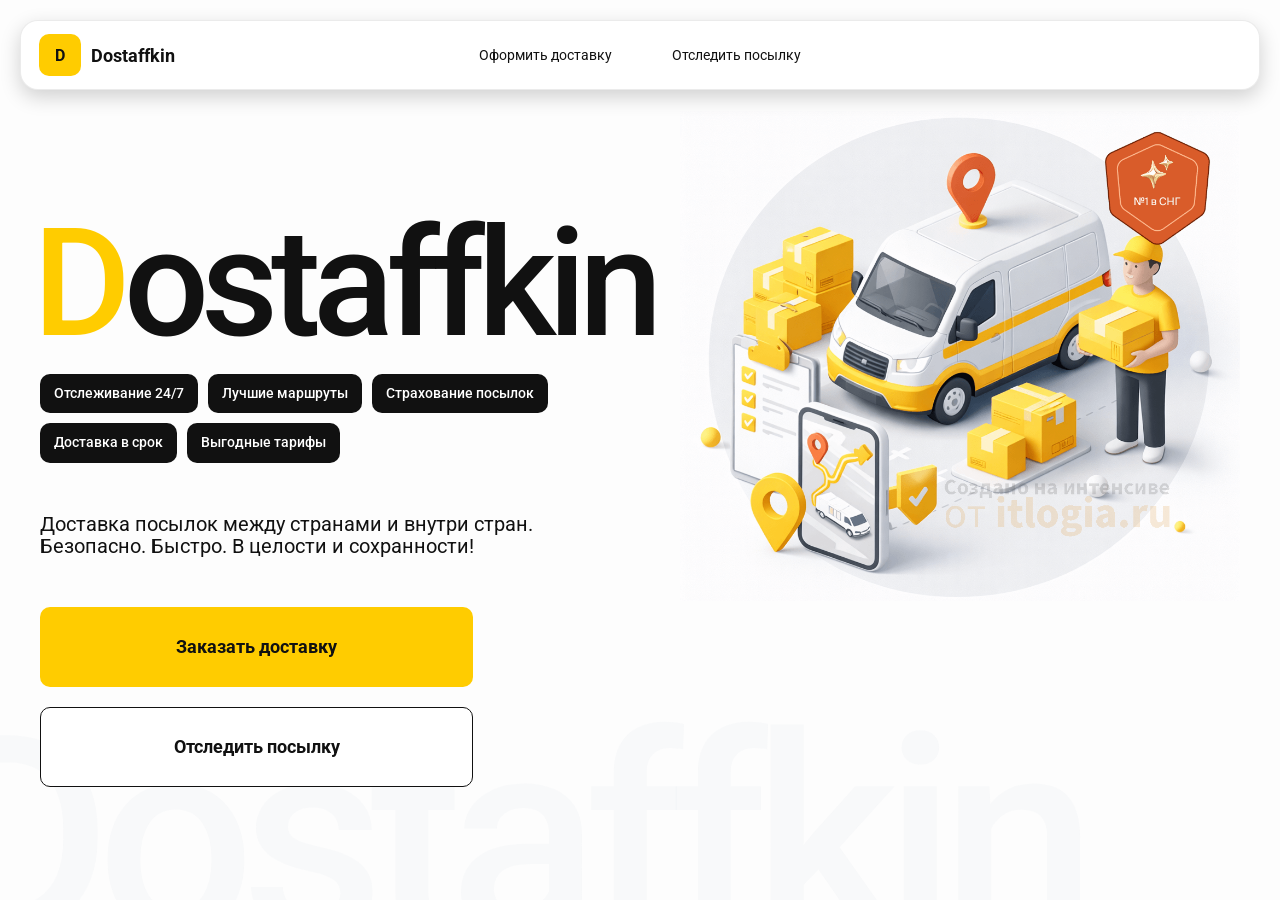
<file: index.html>
<!doctype html>
<html lang="ru">
<head>
    <meta charset="utf-8" />
    <meta name="viewport" content="width=device-width,initial-scale=1,maximum-scale=1,user-scalable=0" />
    <title>Dostaffkin — Доставка посылок между странами и внутри стран. Безопасно. Быстро. В целости и сохранности!
    </title>
    <link rel="stylesheet" href="styles/base.css" />
    <link rel="stylesheet" href="styles/base_adaptive.css" />
    <link rel="stylesheet" href="styles/index.css" />
    <link rel="stylesheet" href="styles/index_adaptive.css" />
</head>
<body>
    <div class="container">
        <header class="header">
            <a class="header-brand" href="#">
                <div class="header-logo">D</div>
                <div class="header-title">Dostaffkin</div>
            </a>
            <nav class="header-menu">
                <a class="header-link" href="./order.html">Оформить <span>доставку</span></a>
                <a class="header-link" href="./track.html">Отследить <span>посылку</span></a>
            </nav>
        </header>
        <main class="main">
            <section class="main-info">
                <div class="main-title">
                    <span>D</span>ostaffkin
                </div>
                <div class="main-features">
                    <div class="main-feature">Отслеживание 24/7</div>
                    <div class="main-feature">Лучшие маршруты</div>
                    <div class="main-feature">Страхование посылок</div>
                    <div class="main-feature">Доставка в срок</div>
                    <div class="main-feature">Выгодные тарифы</div>
                </div>
                <div class="main-description">
                    Доставка посылок между странами и внутри стран.
                    Безопасно. Быстро. В целости и сохранности!
                </div>
                <div class="main-actions">
                    <a class="button" type="button" href="./order.html">Заказать доставку</a>
                    <a class="button button-white" type="button" href="./track.html">Отследить посылку</a>
                </div>
            </section>
            <div class="main-title-ghost">Dostaffkin</div>
            <section class="main-image">
                <img src="images/main-image.png" alt="Main image" />
            </section>
        </main>
    </div>
</body>
</html>
</file>
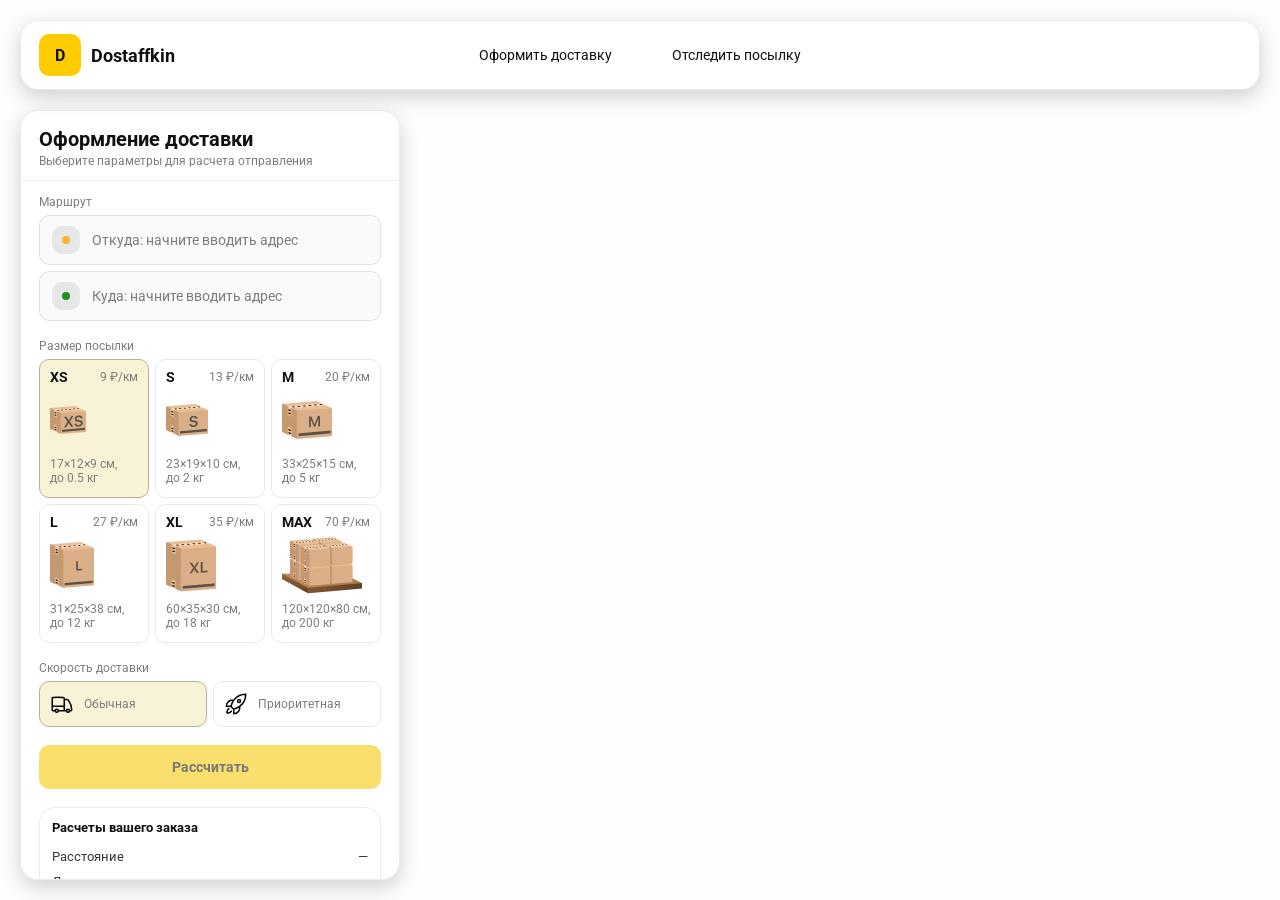
<file: order.html>
<!doctype html>
<html lang="ru">

<head>
    <meta charset="utf-8" />
    <meta name="viewport" content="width=device-width,initial-scale=1,maximum-scale=1,user-scalable=0" />
    <title>Оформление доставки</title>

    <link rel="stylesheet" href="styles/base.css" />
    <link rel="stylesheet" href="styles/base_adaptive.css" />

    <link rel="stylesheet" href="styles/order.css" />
    <link rel="stylesheet" href="styles/order_adaptive.css" />
    <script src="https://api-maps.yandex.ru/2.1/?lang=ru_RU&apikey=47216be8-82f5-428c-af8b-a5895ba4330c&suggest_apikey=e4604d0f-98f4-41f7-9b7f-76b3f9bb0d8a" type="text/javascript"></script>
</head>

<body>
    <div id="map">
        <header class="header">
            <a class="header-brand" href="./index.html">
                <div class="header-logo">D</div>
                <div class="header-title">Dostaffkin</div>
            </a>
            <nav class="header-menu">
                <a class="header-link" href="#">Оформить <span>доставку</span></a>
                <a class="header-link" href="./track.html">Отследить <span>посылку</span></a>
            </nav>
        </header>
        <aside class="main" id="sidebar">
            <div class="main-header">
                <div class="main-title">Оформление доставки</div>
                <div class="main-text">Выберите параметры для расчета отправления</div>
            </div>
            <div class="main-content">
                <div class="main-route">
                    <div class="main-block-title">Маршрут</div>
                    <div class="main-fields">
                        <div class="main-field" id="fromField">
                            <div class="main-pin"></div>
                            <input id="from" placeholder="Откуда: начните вводить адрес" autocomplete="off" />
                            <div class="main-ac" id="fromAc" role="listbox" aria-label="Подсказки адресов"></div>
                        </div>

                        <div class="main-field" id="toField">
                            <div class="main-pin"></div>
                            <input id="to" placeholder="Куда: начните вводить адрес" autocomplete="off" />
                            <div class="main-ac" id="toAc" role="listbox" aria-label="Подсказки адресов"></div>
                        </div>
                    </div>
                </div>
                <div class="main-package">
                    <div class="main-block-title">Размер посылки</div>

                    <div class="main-sizes">
                        <div class="main-size-card is-active" data-value="xs">
                            <div class="main-size-top">
                                <div class="main-size-label">XS</div>
                                <div class="main-size-rate">9 ₽/км</div>
                            </div>
                            <div class="main-size-media">
                                <img src="images/sizes/xs.png" alt="Короб XS" />
                            </div>
                            <div class="main-size-description">17×12×9 см,<br>до 0.5 кг</div>
                        </div>

                        <div class="main-size-card" data-value="s">
                            <div class="main-size-top">
                                <div class="main-size-label">S</div>
                                <div class="main-size-rate">13 ₽/км</div>
                            </div>
                            <div class="main-size-media">
                                <img src="images/sizes/s.png" alt="Короб S" />
                            </div>
                            <div class="main-size-description">23×19×10 см,<br>до 2 кг</div>
                        </div>

                        <div class="main-size-card" data-value="m">
                            <div class="main-size-top">
                                <div class="main-size-label">M</div>
                                <div class="main-size-rate">20 ₽/км</div>
                            </div>
                            <div class="main-size-media">
                                <img src="images/sizes/m.png" alt="Короб M" />
                            </div>
                            <div class="main-size-description">33×25×15 см,<br>до 5 кг</div>
                        </div>

                        <div class="main-size-card" data-value="l">
                            <div class="main-size-top">
                                <div class="main-size-label">L</div>
                                <div class="main-size-rate">27 ₽/км</div>
                            </div>
                            <div class="main-size-media">
                                <img src="images/sizes/l.png" alt="Короб L" />
                            </div>
                            <div class="main-size-description">31×25×38 см,<br>до 12 кг</div>
                        </div>

                        <div class="main-size-card" data-value="xl">
                            <div class="main-size-top">
                                <div class="main-size-label">XL</div>
                                <div class="main-size-rate">35 ₽/км</div>
                            </div>
                            <div class="main-size-media">
                                <img src="images/sizes/xl.png" alt="Короб XL" />
                            </div>
                            <div class="main-size-description">60×35×30 см,<br>до 18 кг</div>
                        </div>

                        <div class="main-size-card" data-value="max">
                            <div class="main-size-top">
                                <div class="main-size-label">MAX</div>
                                <div class="main-size-rate">70 ₽/км</div>
                            </div>
                            <div class="main-size-media main-size-media-palleta">
                                <img src="images/sizes/max.png" alt="Паллета" />
                            </div>
                            <div class="main-size-description">120×120×80 см,<br>до 200 кг</div>
                        </div>
                    </div>
                </div>
                <div class="main-speed">
                    <div class="main-block-title">Скорость доставки</div>

                    <div class="main-speeds">
                        <div class="main-speed-card is-active" data-value="regular">
                            <img class="main-speed-media" src="images/icons/regular.svg" alt="Regular" />
                            <div class="main-speed-description">Обычная</div>
                        </div>
                        <div class="main-speed-card" data-value="fast">
                            <img class="main-speed-media" src="images/icons/fast.svg" alt="Fast" />
                            <div class="main-speed-description">Приоритетная</div>
                        </div>

                    </div>
                </div>
                <div class="main-calculate-block">
                    <button id="calc" class="button calculate-button" type="button" disabled>Рассчитать</button>
                </div>
                <div class="main-result" id="result">
                    <div class="main-result-title">Расчеты вашего заказа</div>
                    <div class="main-result-lines">
                        <div class="main-result-line"><span>Расстояние</span><span id="distanceValue">—</span></div>
                        <div class="main-result-line"><span>Доставим через</span><span id="durationValue">—</span></div>
                        <div class="main-result-line"><span>Тариф</span><span id="rateValue">—</span></div>
                    </div>
                    <div class="main-price">
                        <div class="main-price-label">Итого</div>
                        <div class="main-price-value" id="totalValue">—</div>
                    </div>
                </div>
                <div class="main-order-box">
                    <div class="main-order-form" id="orderForm">
                        <div class="main-order-title">Оформление доставки</div>
                        <div class="main-block-info-row">
                            <div class="main-block-title">Контакты</div>
                            <div class="order-fields">
                                <div class="main-field">
                                    <input id="customerName" placeholder="Ваше имя" autocomplete="off" />
                                </div>
                                <div class="main-field">
                                    <input id="customerPhone" placeholder="Ваш телефон" autocomplete="off"
                                        inputmode="tel" />
                                </div>
                            </div>
                        </div>
                        <div class="main-block-info-row extra-info">
                            <div class="main-block-title">Дополнительная информация</div>
                            <div class="main-field textarea">
                                <textarea id="comment" placeholder="Детали доставки и комментарии"></textarea>
                            </div>
                        </div>
                        <button id="submit" class="button main-submit-request" type="button" disabled>Отправить
                            заявку
                        </button>
                    </div>

                    <div class="main-order-success" id="orderSuccess">
                        <div class="main-success-icon">✓</div>
                        <div class="main-success-title">Заявка отправлена!</div>
                        <div class="main-success-title">Номер отправления – <span id="orderId"></span></div>
                        <div class="main-success-subtitle">Мы скоро свяжемся с вами</div>
                    </div>
                </div>

            </div>
        </aside>
        <script src="scripts/order.js">
        </script>
    </div>
</body>

</html>
</file>
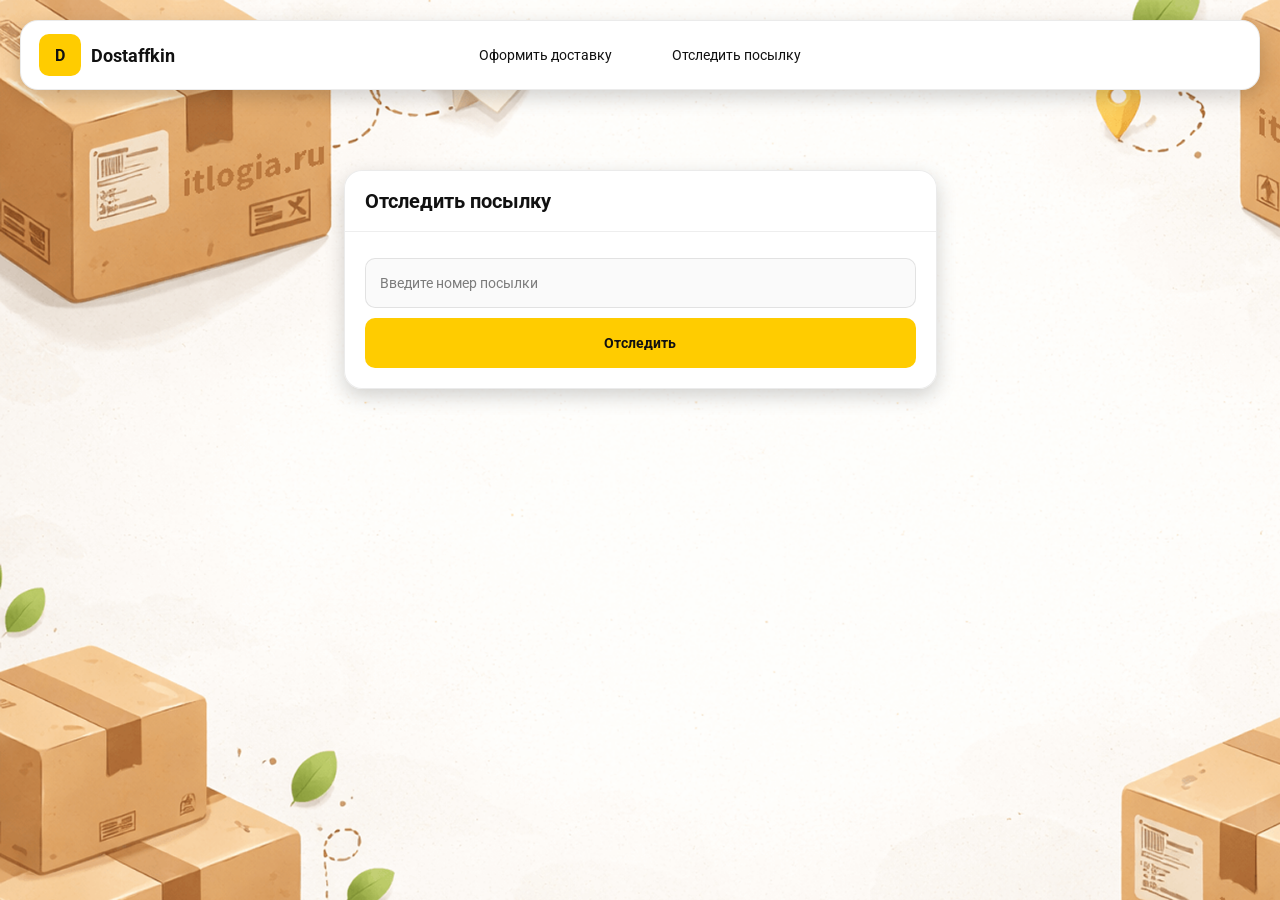
<file: track.html>
<!doctype html>
<html lang="ru">

<head>
    <meta charset="utf-8" />
    <meta name="viewport" content="width=device-width,initial-scale=1,maximum-scale=1,user-scalable=0" />
    <title>Отследить посылку</title>
    <link rel="stylesheet" href="styles/base.css" />
    <link rel="stylesheet" href="styles/base_adaptive.css" />

    <link rel="stylesheet" href="styles/track.css" />
    <link rel="stylesheet" href="styles/track_adaptive.css" />
</head>

<body>
    <div class="container">
        <header class="header">
            <a class="header-brand" href="./index.html">
                <div class="header-logo">D</div>
                <div class="header-title">Dostaffkin</div>
            </a>
            <nav class="header-menu">
                <a class="header-link" href="./order.html">Оформить <span>доставку</span></a>
                <a class="header-link" href="#">Отследить <span>посылку</span></a>
            </nav>
        </header>
        <main class="track-content">
            <section class="track-card track-search">
                <div class="track-title">Отследить посылку</div>
                <div class="track-action">
                    <div class="main-field track-field">
                        <input id="trackNumber" placeholder="Введите номер посылки" autocomplete="off" />
                    </div>
                    <button id="trackButton" class="button track-button" type="button">Отследить</button>
                </div>
            </section>
            <section class="track-card track-result" id="trackResult">
                <div class="track-result-header">
                    <div class="track-id" id="trackIdValue"></div>
                    <div class="track-routes">
                        <div class="track-route">
                            <div class="track-route-pin">
                                <svg xmlns="http://www.w3.org/2000/svg" fill="none" viewBox="0 0 24 24"
                                    stroke-width="1.5" stroke="orange" class="size-6">
                                    <path stroke-linecap="round" stroke-linejoin="round"
                                        d="M15 10.5a3 3 0 1 1-6 0 3 3 0 0 1 6 0Z" />
                                    <path stroke-linecap="round" stroke-linejoin="round"
                                        d="M19.5 10.5c0 7.142-7.5 11.25-7.5 11.25S4.5 17.642 4.5 10.5a7.5 7.5 0 1 1 15 0Z" />
                                </svg>
                            </div>
                            <div class="track-route-address" id="trackFromValue">
                                Откуда: Москва, улица Арбат, 1
                            </div>
                        </div>
                        <div class="track-route track-route-arrow">
                            <svg xmlns="http://www.w3.org/2000/svg" fill="none" viewBox="0 0 24 24" stroke-width="1.5"
                                stroke="currentColor" class="size-6">
                                <path stroke-linecap="round" stroke-linejoin="round"
                                    d="M19.5 13.5 12 21m0 0-7.5-7.5M12 21V3" />
                            </svg>
                        </div>
                        <div class="track-route">
                            <div class="track-route-pin">
                                <svg xmlns="http://www.w3.org/2000/svg" fill="none" viewBox="0 0 24 24"
                                    stroke-width="1.5" stroke="green" class="size-6">
                                    <path stroke-linecap="round" stroke-linejoin="round"
                                        d="M15 10.5a3 3 0 1 1-6 0 3 3 0 0 1 6 0Z" />
                                    <path stroke-linecap="round" stroke-linejoin="round"
                                        d="M19.5 10.5c0 7.142-7.5 11.25-7.5 11.25S4.5 17.642 4.5 10.5a7.5 7.5 0 1 1 15 0Z" />
                                </svg>
                            </div>
                            <div class="track-route-address" id="trackToValue">
                                Куда: Минск, проспект Независимости, 58
                            </div>
                        </div>
                    </div>
                </div>
                <div class="track-info">
                    <div class="track-status-title">Статус данной посылки:</div>
                    <div class="track-status-list" id="trackStatusList">
                    </div>
                </div>
            </section>
        </main>
        <script src="scripts/track.js"></script>
    </div>
</body>

</html>
</file>
<file: styles/base.css>
*, *::before, *::after {
    box-sizing: border-box;
}
@font-face {
    font-family: "Roboto";
    src: url("../fonts/Roboto-Regular.ttf");
    font-weight: normal;
}

@font-face {
    font-family: "Roboto";
    src: url("../fonts/Roboto-Bold.ttf");
    font-weight: bold;
}

@font-face {
    font-family: "Roboto";
    src: url("../fonts/Roboto-Medium.ttf");
    font-weight: 500;
}
html, body {
    margin: 0;
    color: #111111;
    font-family: "Roboto", sans-serif;
}

body {
    background: #FDFDFD;
}
.header {
    border-radius: 18px;
    box-shadow: 0 7px 20px 0 #0000002E;
    backdrop-filter: blur(10px);
    background: #ffffff;
    left: 20px;
    border: 1px solid rgba(0, 0, 0, 0.08);
    position: fixed;
    right: 20px;
    top: 20px;
    padding: 14px 18px;
    height: 70px;
    display: flex;
    align-items: center;
    z-index: 6;
}
.header-brand {
    display: flex;
    align-items: center;
    text-decoration: none;
    gap: 10px;
}

.header-logo {
    width: 42px;
    height: 42px;
    border-radius: 10px;
    background: #FFCC00;
    display: grid;
    place-items: center;
    font-weight: bold;
    color: #111;
}

.header-title {
    font-size: 18px;
    font-weight: bold;
    color: #111111;
    text-decoration: none;
}
.header-menu {
    display: flex;
    align-items: center;
    gap: 60px;
    margin: 0;
    position: absolute;
    left: 50%;
    transform: translateX(-50%);
}

.header-link {
    font-size: 14px;
    color: #111111;
    text-decoration: none;
}
.button {
    border: 0;
    outline: none;
    height: 44px;
    border-radius: 10px;
    font-size: 14px;
    font-weight: bold;
    cursor: pointer;
    font-family: inherit;
    transition: transform .08s ease, opacity .12s ease;
    background: #ffcc00;
    color: #111111;
    text-align: center;
    text-decoration: none;
}

.button:hover {
    background-color: #E5BC19;
}

.button:disabled {
    cursor: not-allowed;
    background-color: #FADE6E;
    color: #787878;
    transform: none;
}

.button.button-white {
    background: #ffffff;
    border: 1px solid #111111;
}

.button.button-white:hover {
    background: rgb(241 241 241);
}
.main-field {
    display: flex;
    align-items: center;
    margin-top: 6px;
    gap: 10px;
    border: 1px solid #1111111A;
    background: #FAFAFA;
    border-radius: 10px;
    padding: 10px 12px;
    position: relative;
    box-sizing: border-box;
    height: 50px;
}

.main-field.textarea {
    height: auto;
}

.main-pin {
    width: 28px;
    height: 28px;
    border-radius: 10px;
    background: rgba(17, 17, 17, 0.08);
    display: grid;
    place-items: center;
    flex: 0 0 auto;
    position: relative;
}

.main-pin::before {
    content: "";
    width: 8px;
    height: 8px;
    border-radius: 999px;
    background: orange;
    opacity: .75;
    display: block;
}

.main-field:last-child .main-pin::before {
    background: green;
    opacity: .85;
}

input, textarea {
    width: 100%;
    border: 0;
    outline: none;
    background: transparent;
    font-size: 14px;
    color: #111111;
    font-family: inherit;
}

textarea {
    resize: vertical;
    min-height: 72px;
    padding: 2px 0;
}

input::placeholder, textarea::placeholder {
    color: #7C7C7C;
}

.main-field:focus-within {
    border-color: rgba(0, 0, 0, 0.20);
    box-shadow: 0 0 0 4px rgba(255, 204, 0, 0.35);
    background: rgba(255, 255, 255, 0.75);
}
</file>
<file: styles/base_adaptive.css>
@media (max-width: 767px) {
    .header {
        left: 10px;
        right: 10px;
        top: 10px;
    }

    .header-link span {
        display: none;
    }

    .header-menu {
        gap: 20px;
        justify-content: flex-start;
        margin: 0 0 0 30px;
        position: static;
        transform: none;
    }
}

@media (max-width: 420px) {
    .header-title {
        display: none;
    }
}

@media (max-width: 374px) {
    .header-menu {
        gap: 10px;
        margin: 0 0 0 10px;
    }
}
</file>
<file: styles/index.css>
.container {
    overflow: hidden;
    min-height: 100vh;
}
.main {
    padding: 111px 40px 40px;
    position: relative;
    display: flex;
}
.main-info {
    max-width: 840px;
    width: 100%;
    position: relative;
}
.main-title {
    margin-top: 98px;
    font-weight: 500;
    font-size: 200px;
    line-height: 1;
    letter-spacing: -0.05em;
    color: #111111;
    left: -15px;
    position: relative;
}

.main-title span {
    color: #ffcc00;
}
.main-features {
    margin-top: 15px;
    display: flex;
    flex-wrap: wrap;
    gap: 10px;
}

.main-feature {
    background: #111111;
    color: #ffffff;
    padding: 12px 14px;
    font-weight: 500;
    font-size: 14px;
    line-height: 1.1;
    border-radius: 10px;
}
.main-description {
    margin-top: 50px;
    max-width: 500px;
    font-size: 20px;
    line-height: 1.1;
    color: #111111;
}
.main-actions {
    margin-top: 50px;
    display: flex;
    flex-direction: column;
    gap: 20px;
}

.main-actions .button {
    height: 80px;
    width: 433px;
    font-size: 18px;
    font-weight: bold;
    place-items: center;
    display: grid;
}
.main-title-ghost {
    position: absolute;
    z-index: -1;
    left: -70px;
    bottom: -150px;
    font-weight: 500;
    font-size: 278px;
    line-height: 1;
    letter-spacing: -0.05em;
    color: #ECEDF04D;
}
.main-image {
    width: 1024px;
    top: 100px;
    z-index: -2;
}

.main-image img {
    width: 100%;
    max-width: 1024px;
    height: auto;
    display: block;
}
</file>
<file: styles/index_adaptive.css>
@media (max-width: 1760px) {
    .main-title {
        font-size: 150px;
        left: -7px;
    }

    .main-info {
        max-width: 640px;
    }
}
@media (max-width: 1200px) {
    .main-info {
        max-width: 540px;
    }

    .main {
        padding: 111px 20px 20px;
    }

    .main-title {
        font-size: 120px;
        left: -4px;
    }

    .main-title-ghost {
        font-size: 220px;
    }
}
@media (max-width: 1024px) {
    .main-title {
        margin-top: 30px;
    }

    .main {
        flex-direction: column-reverse;
    }

    .main-image {
        max-width: 350px;
        position: absolute;
        left: 370px;
        top: 370px;
    }

    .main-info {
        max-width: 100%;
    }

    .main-actions {
        gap: 10px;
    }

    .main-actions .button {
        height: 50px;
        font-size: 14px;
        width: auto;
        max-width: 300px;
    }

    .main-description {
        max-width: 350px;
    }
}
@media (max-width: 570px) {
    .main-title {
        font-size: 88px;
    }

    .main-description {
        max-width: 100%
    }

    .main-actions {
       width: 100%;
    }

    .main-actions .button {
        width: 100%;
        max-width: 100%
    }

    .main-image {
        max-width: 650px;
        position: absolute;
        left: 170px;
        top: 70px;
        opacity: 0.2;
    }
}
@media (max-width: 400px) {
    .main-title {
        font-size: 70px;
    }
}
</file>
<file: styles/order.css>
#map {
    position: fixed;
    inset: 0;
}
.main {
    border-radius: 18px;
    box-shadow: 0 7px 20px 0 #0000002E;
    backdrop-filter: blur(10px);
    background: rgba(255, 255, 255, 0.96);
    left: 20px;
    border: 1px solid rgba(0, 0, 0, 0.08);
    position: fixed;
    top: 110px;
    bottom: 20px;
    width: 380px;
    display: flex;
    flex-direction: column;
    overflow: hidden;
    z-index: 5;
}
.main-header {
    padding: 18px 18px 12px 18px;
    border-bottom: 1px solid rgba(0, 0, 0, 0.06);
    display: flex;
    flex-direction: column;
}

.main-title {
    font-size: 20px;
    line-height: 100%;
    font-weight: bold;
}

.main-text {
    font-size: 12px;
    margin-top: 5px;
    color: #7C7C7C;
}
.main-content {
    padding: 14px 18px 18px 18px;
    overflow: auto;
    scrollbar-width: none;
    display: flex;
    flex-direction: column;
    gap: 18px;
    flex: 1;
}
.main-block-title {
    font-size: 12px;
    color: #7C7C7C;
}
.main-route .main-block-title,
.main-package .main-block-title {
    margin-bottom: 6px;
}
.main-sizes {
    display: grid;
    gap: 6px;
    grid-template-columns: repeat(3, 1fr);
}

.main-size-card {
    border: 1px solid #E8E8E7;
    background: #FFFFFF;
    border-radius: 10px;
    padding: 10px;
    cursor: pointer;
    user-select: none;
    transition: transform .08s ease, border-color .12s ease, background .12s ease;
    min-height: 139px;
}

.main-size-card:hover {
    transform: translateY(-1px);
}

.main-size-card.is-active {
    background-color: #F8F2D6;
    border-color: #B7B196;
}

.main-size-top {
    display: flex;
    align-items: center;
    justify-content: space-between;
}

.main-size-label {
    font-weight: bold;
    font-size: 14px;
    color: #111111;
    line-height: 100%;
}

.main-size-rate {
    font-size: 12px;
    color: #7C7C7C;
    line-height: 100%;
}

.main-size-media {
    margin-top: 8px;
    height: 57px;
}

.main-size-description {
    margin-top: 8px;
    font-size: 12px;
    color: #7C7C7C;
    line-height: 1.2;
}
.calculate-button {
    width: 100%;
}
.main-result {
    border: 1px solid rgba(0, 0, 0, 0.08);
    background: rgba(255, 255, 255, 0.75);
    border-radius: 16px;
    padding: 12px;
    line-height: 1.25;
}

.main-result-title {
    font-weight: bold;
    font-size: 13px;
    color: #111111;
    margin-bottom: 13px;
}

.main-result-lines {
    gap: 8px;
    display: flex;
    flex-direction: column;
}

.main-result-line {
    font-size: 13px;
    color: rgba(17, 17, 17, 0.85);
    display: flex;
    justify-content: space-between;
}

.main-price {
    margin-top: 18px;
    padding-top: 10px;
    border-top: 1px dashed rgba(0, 0, 0, 0.12);
    display: flex;
    align-items: baseline;
    justify-content: space-between;
}

.main-price-label {
    font-size: 12px;
    color: rgba(17, 17, 17, 0.55);
}

.main-price-value {
    font-size: 20px;
    font-weight: bold;
    color: #111111;
    letter-spacing: -0.3px;
}
.main-order-box {
    background: #ffffff;
    border: 1px solid #E8E8E7;
    border-radius: 10px;
    padding: 12px;
}

.main-order-title {
    margin-bottom: 8px;
    font-weight: bold;
    font-size: 14px;
    color: #111111;
}

.main-block-info {
    display: flex;
    flex-direction: column;
    gap: 6px;
}

.order-fields {
    display: grid;
    grid-template-columns: 1fr 1fr;
    column-gap: 10px;
    margin-top: 6px;
}

.main-block-info-row.extra-info {
    display: block;
    margin-top: 13px;
}

.main-submit-request {
    width: 100%;
    margin-top: 6px;
}

.main-order-success {
    display: none;
    text-align: center;
    padding: 22px 12px;
    gap: 12px;
}

.main-order-success.is-visible {
    display: flex;
    flex-direction: column;
    align-items: center;
}

.main-success-icon {
    width: 56px;
    height: 56px;
    border-radius: 50%;
    background: #16a34a;
    color: #ffffff;
    display: grid;
    place-items: center;
    font-size: 30px;
}

.main-success-title {
    font-size: 14px;
    font-weight: bold;
    color: #111111;
}

.main-success-subtitle {
    font-size: 12px;
    color: rgba(17, 17, 17, 0.55);
    line-height: 1.3;
}
.main-speed .main-block-title {
    margin-bottom: 6px;
}

.main-speeds {
    display: grid;
    gap: 6px;
    grid-template-columns: repeat(2, 1fr);
}

.main-speed-card {
    border: 1px solid #E8E8E7;
    background: #FFFFFF;
    border-radius: 10px;
    padding: 10px;
    cursor: pointer;
    user-select: none;
    transition: transform .08s ease, border-color .12s ease, background .12s ease;
    display: flex;
    align-items: center;
    gap: 10px;
}

.main-speed-card:hover {
    transform: translateY(-1px);
}

.main-speed-card.is-active {
    background-color: #F8F2D6;
    border-color: #B7B196;
}

.main-speed-description {
    font-size: 12px;
    color: #7C7C7C;
    line-height: 1.2;
}
</file>
<file: styles/order_adaptive.css>
@media (max-width: 767px) {
    .main {
        left: 10px;
        right: 10px;
        top: 50%;
        bottom: 12px;
        width: auto;
        max-width: none;
    }
}

@media (max-width: 420px) {
    .main-sizes {
        grid-template-columns: repeat(2, 1fr);
    }
}
</file>
<file: styles/track.css>
.container {
    background: #F4F4F4 url("../images/track-bg.png");
    background-size: cover;
    min-height: 100vh;
    padding: 170px 0 50px 0;
}
.track-content {
    width: 593px;
    margin: 0 auto;
}
.track-card {
    width: 100%;
    border-radius: 18px;
    box-shadow: 0 7px 20px 0 #0000002E;
    backdrop-filter: blur(10px);
    background: rgba(255, 255, 255, 0.96);
    border: 1px solid rgba(0, 0, 0, 0.08);
}

.track-title {
    font-size: 20px;
    line-height: 100%;
    font-weight: bold;
    border-bottom: 1px solid #EEEEEE;
    padding: 20px;
}

.track-action {
    padding: 20px;
}

.track-button {
    width: 100%;
    height: 50px;
}

.track-field {
    margin-bottom: 10px;
}
.track-result {
    margin-top: 5px;
    display: none;
}

.track-result.is-visible {
    display: block;
}

.track-result-header {
    font-weight: bold;
    font-size: 14px;
    color: #111111;
    padding: 20px;
    border-bottom: 1px solid #EEEEEE;
}

.track-id {
    margin-bottom: 12px;
    font-size: 20px;
}

.track-routes {
    display: flex;
    flex-direction: column;
    gap: 10px;
    font-weight: normal;
}

.track-route {
    display: flex;
    align-items: center;
    gap: 10px;
}

.track-route-pin {
    width: 24px;
    height: 24px;
    flex-shrink: 0;
}

.track-route-arrow {
    padding: 15px 0;
    width: 24px;
    height: 24px;
}

.track-info {
    padding: 20px;
}

.track-status {
    display: flex;
    align-items: center;
    font-size: 12px;
    gap: 10px;
}

.track-status-title {
    font-size: 14px;
    color: #111111;
    margin-bottom: 20px;
}

.track-status-list {
    display: flex;
    flex-direction: column;
    gap: 15px;
}

.track-status-icon {
    width: 40px;
    height: 40px;
    border-radius: 50%;
    background: rgba(17, 17, 17, 0.08);
    display: grid;
    place-items: center;
    flex: 0 0 auto;
}

.track-status.created .track-status-icon {
    background-color: #F1CB00;
}

.track-status.in-way .track-status-icon {
    background-color: #F08A11;
}

.track-status.ready .track-status-icon {
    background-color: #A35D0A;
}

.track-status.done .track-status-icon {
    background-color: #37C93B;
}

.track-status-text {
    display: flex;
    align-items: center;
    justify-content: space-between;
    color: #111111;
    font-size: 12px;
    flex: 1;
}

.track-status-date {
    color: rgba(17, 17, 17, 0.55);
}
</file>
<file: styles/track_adaptive.css>
@media (max-width: 767px) {
    .container {
        padding: 130px 0 50px 0;
    }

    .track-content {
        width: 100%;
        padding-left: 10px;
        padding-right: 10px;
    }

    .track-result-header {
        padding: 20px;
    }
}
</file>
